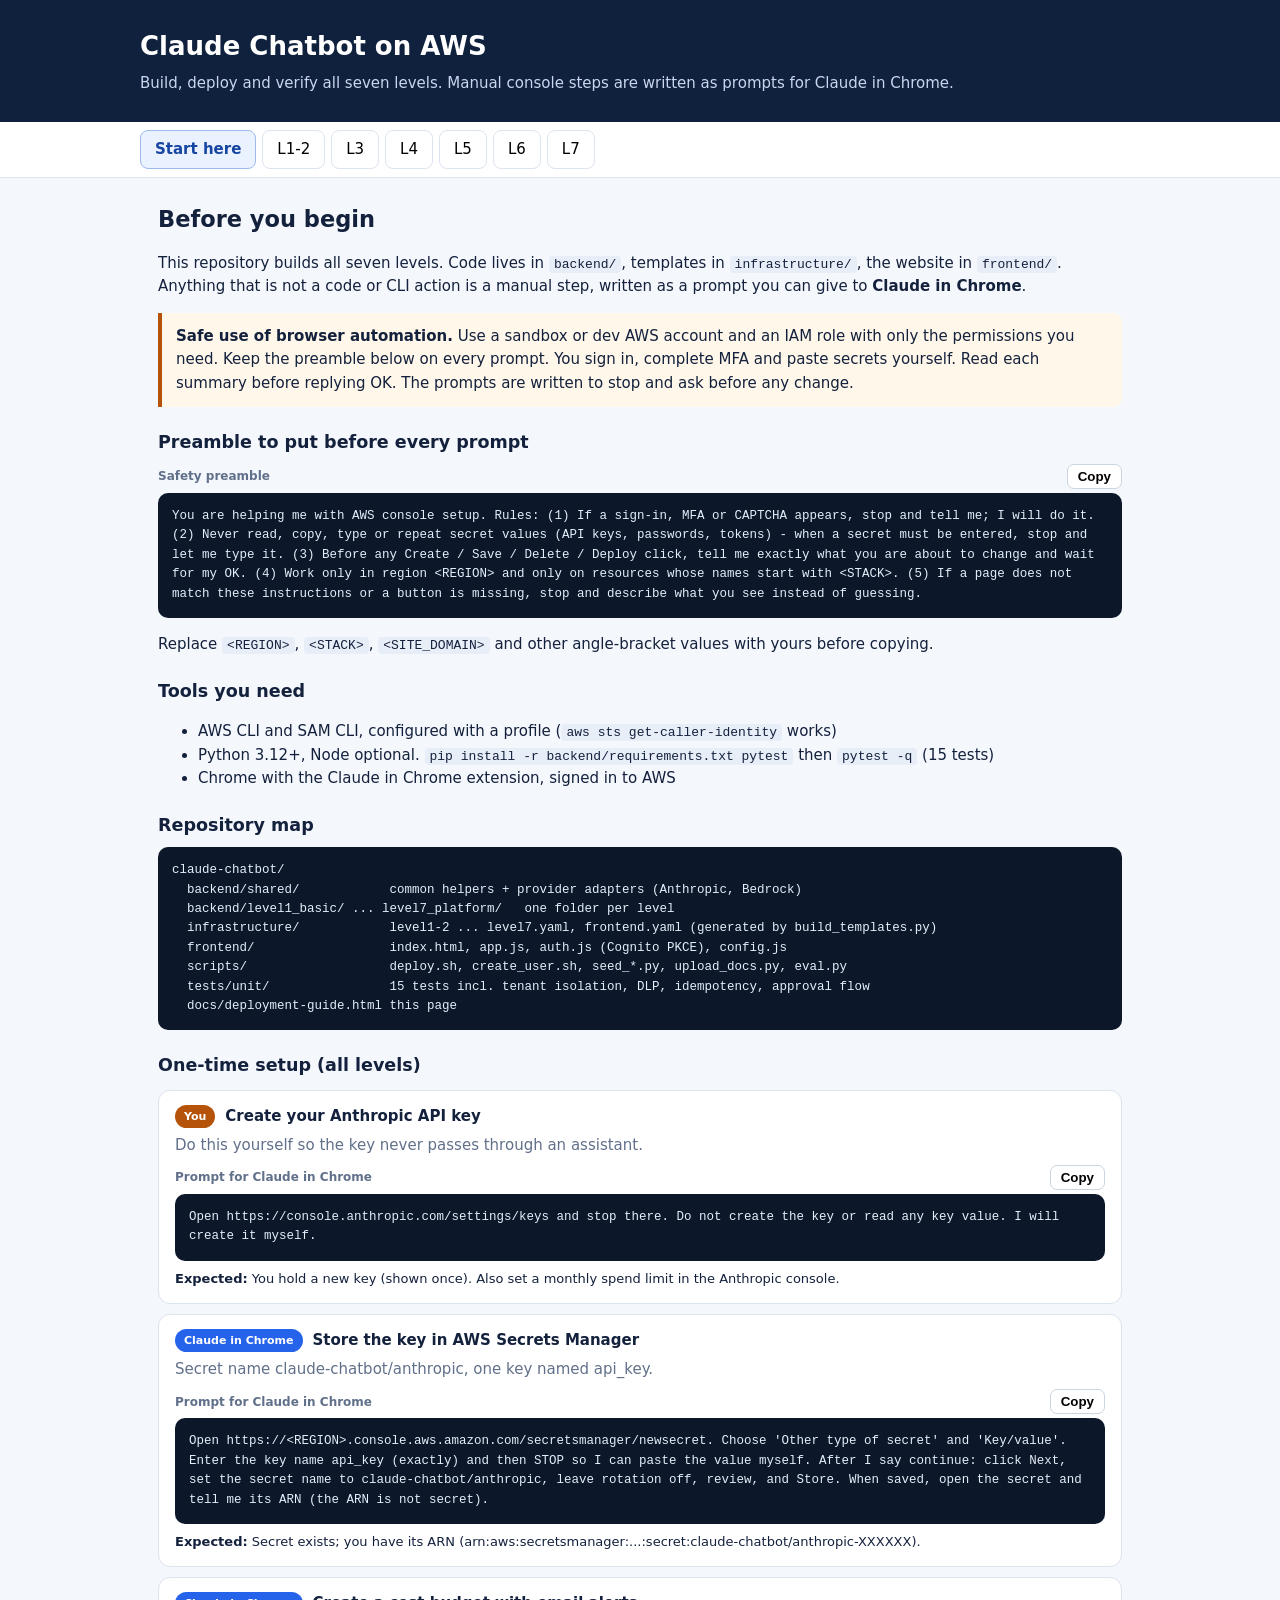
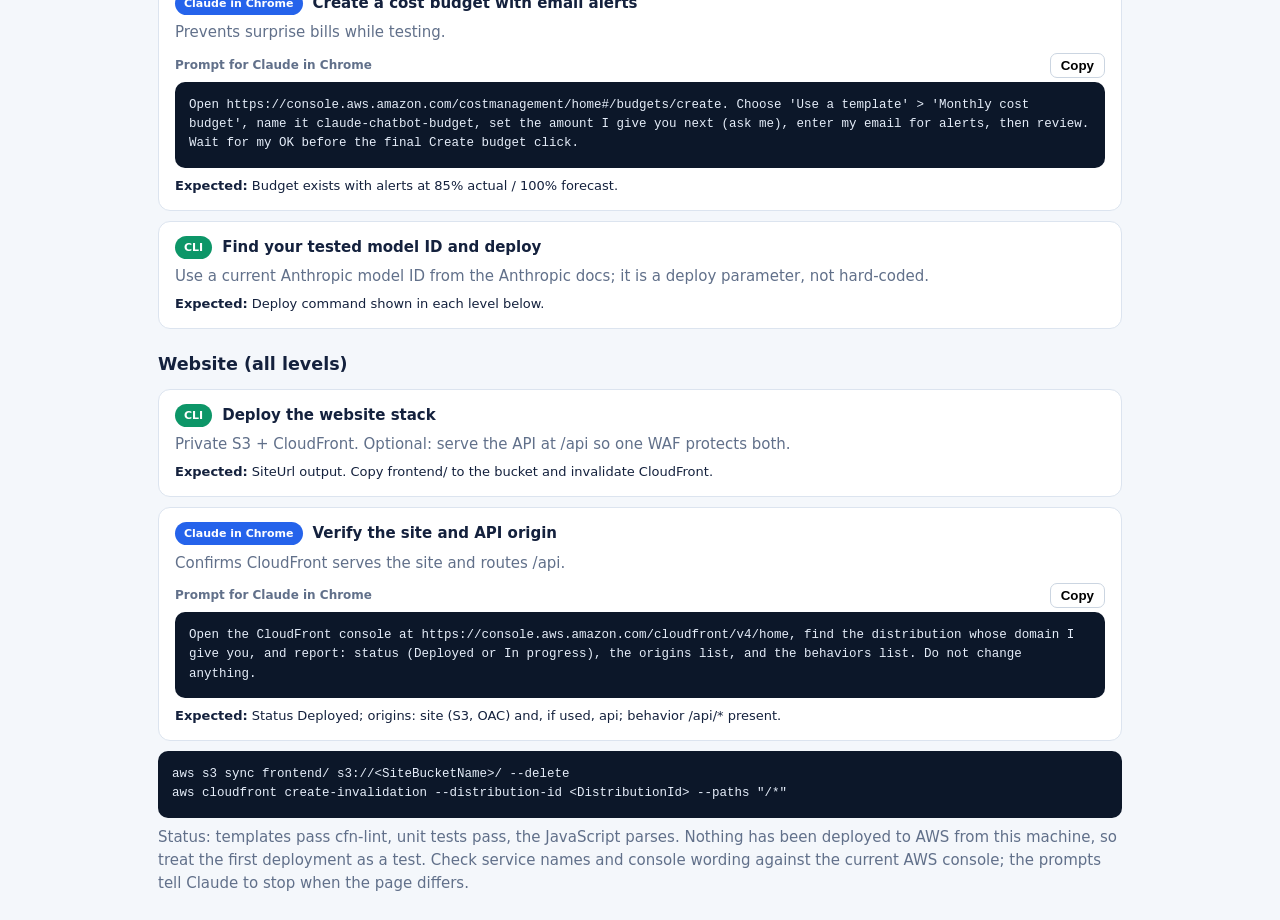
<file: docs/index.html>
<!doctype html><html lang="en"><head><meta charset="utf-8"><title>AWS Deploy Methods</title><meta http-equiv="refresh" content="0; url=deployment-guide.html"></head><body><p>Opening the <a href="deployment-guide.html">deployment guide</a>...</p></body></html>
</file>
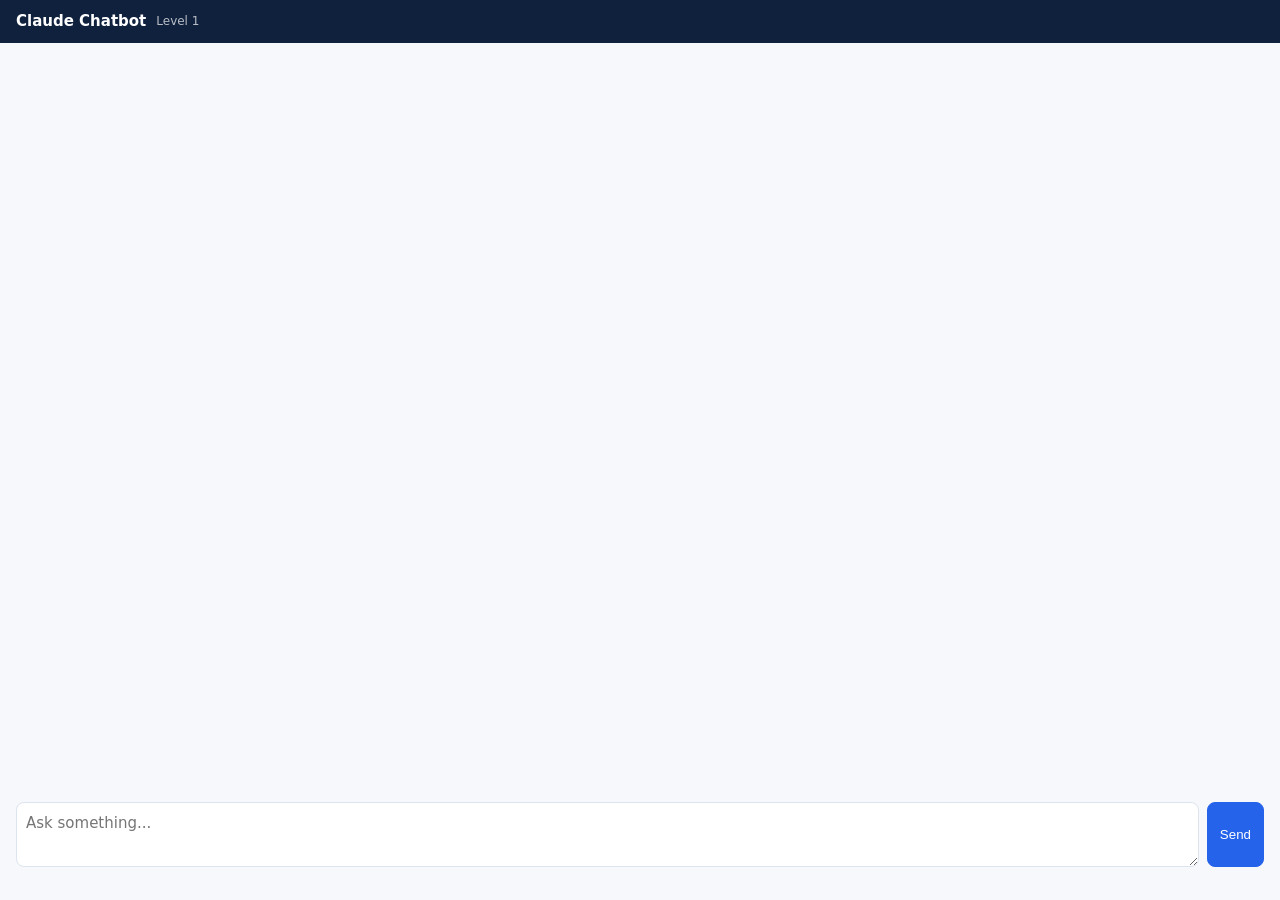
<file: frontend/index.html>
<!doctype html>
<html lang="en"><head><meta charset="utf-8"><meta name="viewport" content="width=device-width,initial-scale=1">
<title>Claude Chatbot</title><link rel="stylesheet" href="styles.css"></head>
<body>
<header><b>Claude Chatbot</b><span id="level"></span><span class="grow"></span><button id="login" hidden>Sign in</button><button id="logout" hidden>Sign out</button></header>
<div class="shell">
  <aside id="side" hidden><button id="new">+ New chat</button><ul id="chats"></ul></aside>
  <main><div id="log" aria-live="polite"></div>
    <form id="form"><textarea id="box" rows="2" maxlength="4000" placeholder="Ask something..." required></textarea><button id="send">Send</button></form>
    <p id="err" role="alert"></p></main>
</div>
<script src="config.js"></script><script src="auth.js"></script><script src="app.js"></script>
</body></html>
</file>
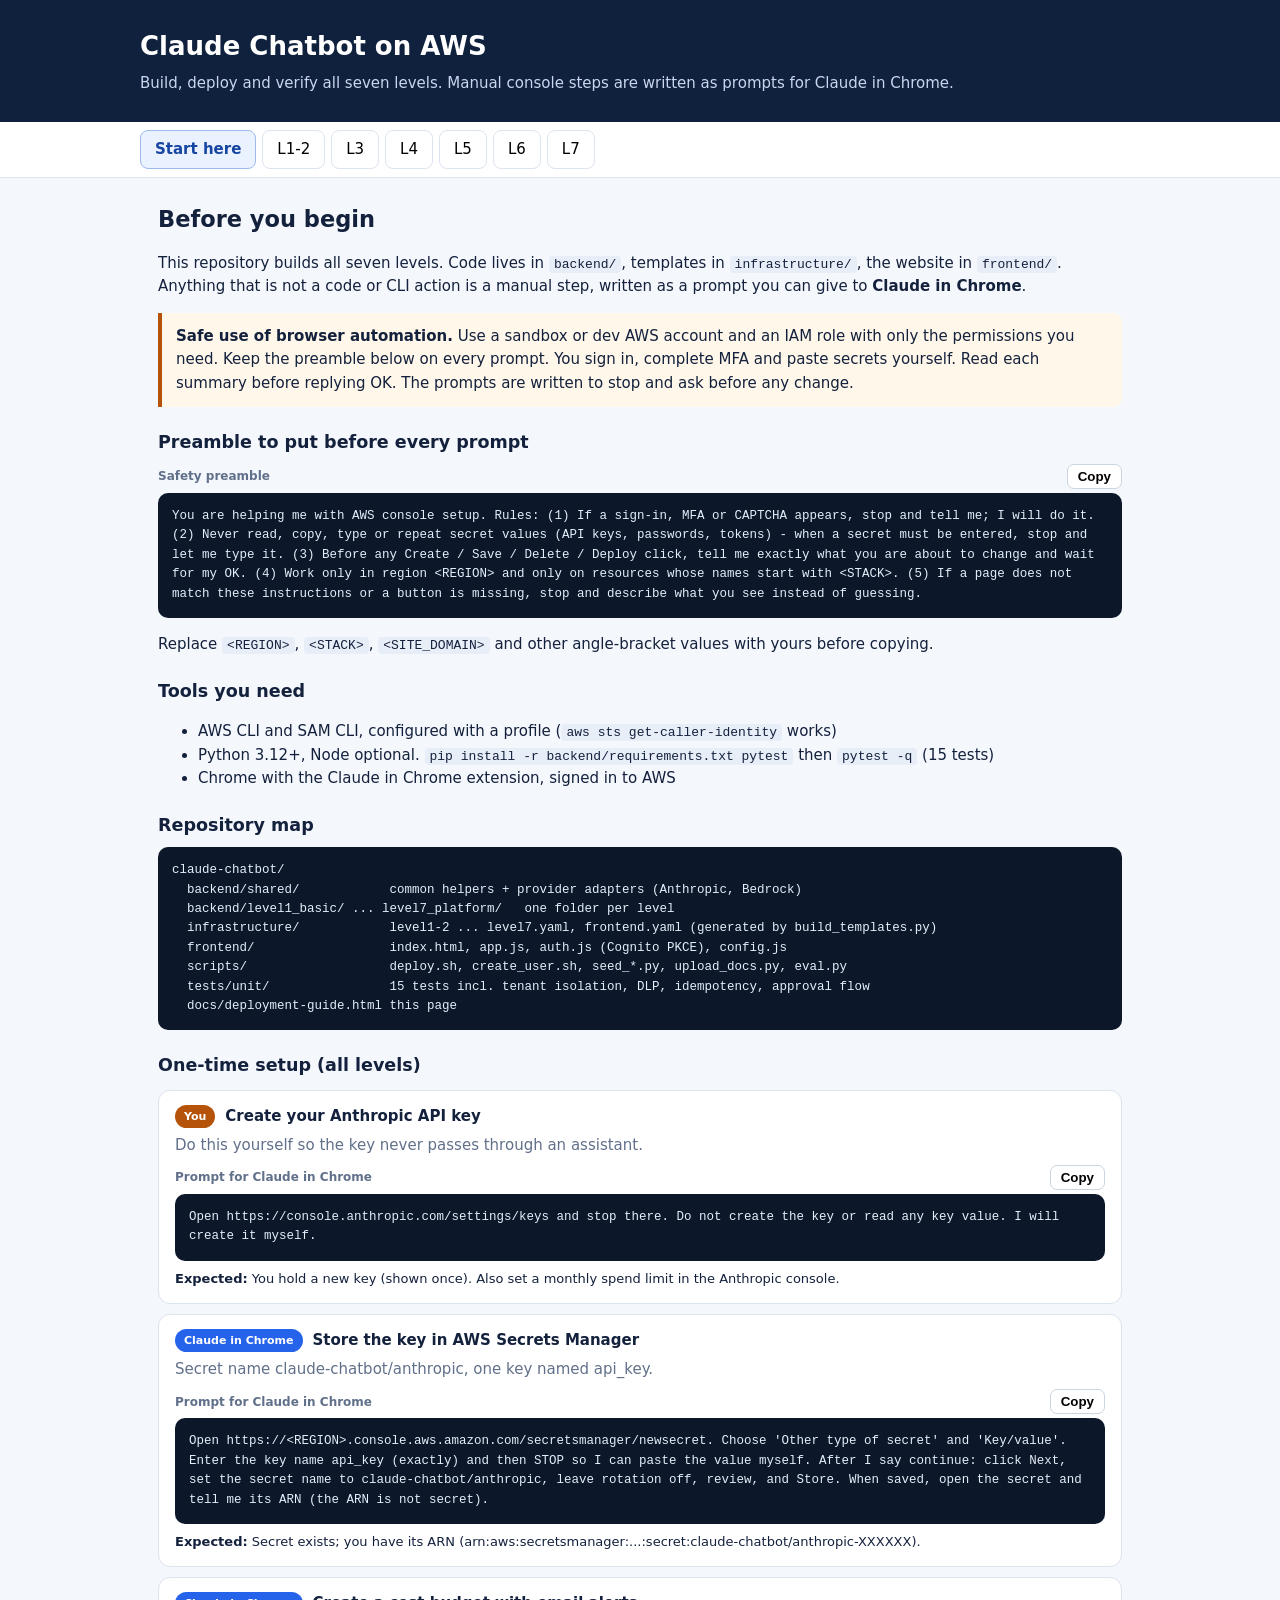
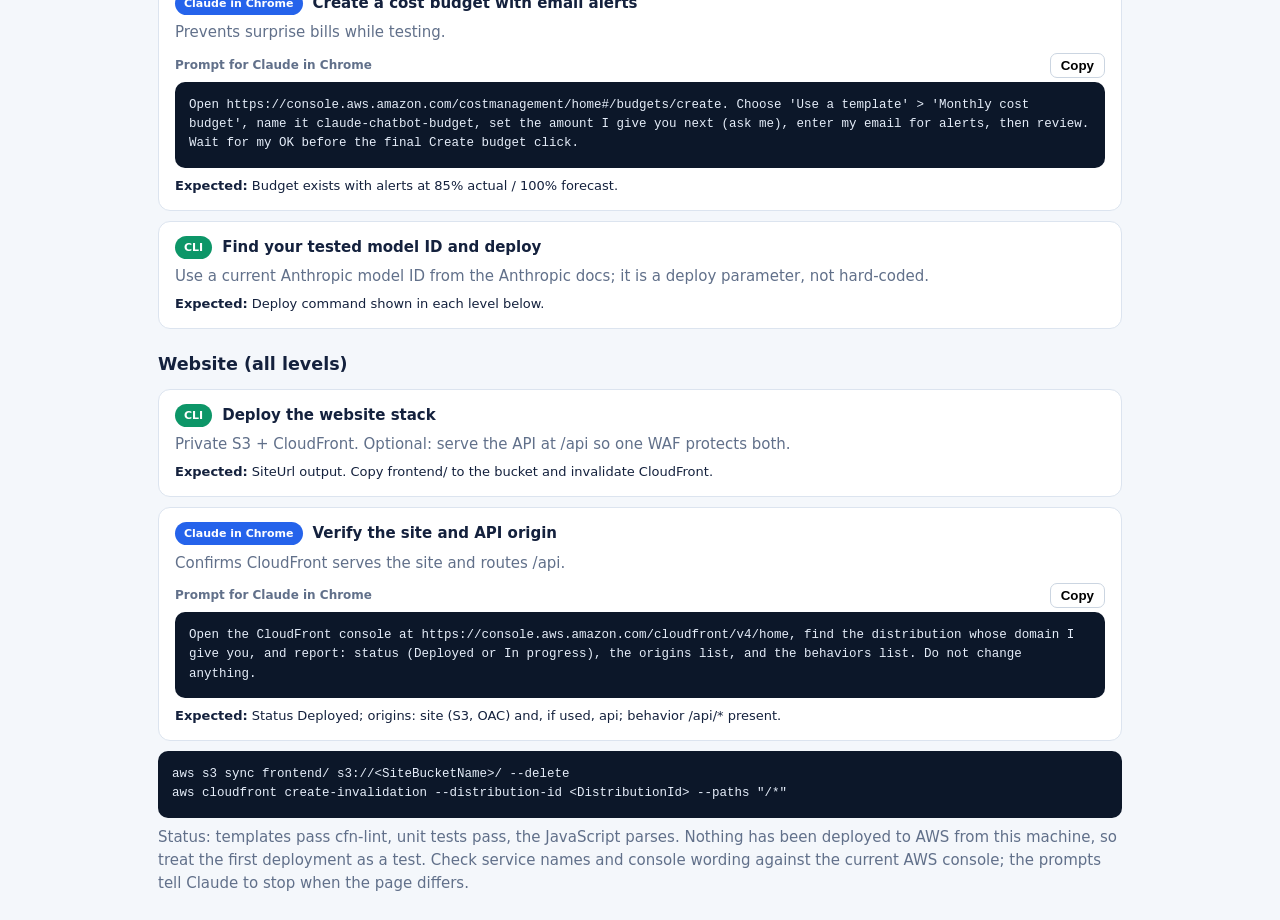
<file: docs/deployment-guide.html>
<!doctype html><html lang="en"><head><meta charset="utf-8"><meta name="viewport" content="width=device-width,initial-scale=1">
<title>Claude Chatbot on AWS - Build and Claude in Chrome Guide</title><style>
:root{--ink:#14213d;--mut:#61708a;--line:#dce4ef;--bg:#f4f7fb;--blue:#2563eb;--green:#0d9668;--amber:#b45309}
*{box-sizing:border-box}body{margin:0;background:var(--bg);color:var(--ink);font:15px/1.55 system-ui,-apple-system,Segoe UI,sans-serif}
header{background:#10213e;color:#fff;padding:26px max(18px,calc((100vw - 1000px)/2))}header h1{margin:0 0 6px;font-size:26px}header p{margin:0;color:#c9d6ee}
.bar{position:sticky;top:0;background:#fff;border-bottom:1px solid var(--line);display:flex;gap:6px;padding:8px max(18px,calc((100vw - 1000px)/2));flex-wrap:wrap;z-index:5}
.tab{border:1px solid var(--line);background:#fff;border-radius:8px;padding:7px 14px;cursor:pointer;font:inherit}.tab.on{background:#eaf1ff;color:#1646a1;border-color:#9db9ee;font-weight:700}
main{max-width:1000px;margin:auto;padding:18px}.sec{display:none}.sec.on{display:block}h2{margin:6px 0 10px}h3{margin:22px 0 8px}
code{background:#e8eef8;padding:1px 5px;border-radius:4px;font-size:13px}pre{background:#0c1729;color:#e5edf9;padding:14px;border-radius:10px;overflow:auto;font:12.5px/1.55 ui-monospace,Menlo,monospace;white-space:pre-wrap;word-break:break-word;margin:0 0 8px}
.ph{display:flex;justify-content:space-between;align-items:center;font-size:12px;font-weight:700;color:var(--mut);margin:8px 0 4px}
.copy{border:1px solid #cbd5e1;background:#fff;border-radius:7px;padding:4px 10px;cursor:pointer;font-weight:700}
.step{background:#fff;border:1px solid var(--line);border-radius:12px;padding:14px 16px;margin:10px 0}.sh{display:flex;gap:10px;align-items:center;flex-wrap:wrap}
.who{font-size:11px;font-weight:800;padding:3px 9px;border-radius:99px;color:#fff}.chrome{background:var(--blue)}.you{background:var(--amber)}.cli{background:var(--green)}
.d{color:var(--mut);margin:6px 0}.exp{margin:6px 0 0;font-size:13px}.warn{border-left:4px solid var(--amber);background:#fff7e9;padding:12px 14px;border-radius:0 9px 9px 0;margin:12px 0}
@media(max-width:600px){main{padding:12px}}</style></head><body>
<header><h1>Claude Chatbot on AWS</h1><p>Build, deploy and verify all seven levels. Manual console steps are written as prompts for Claude in Chrome.</p></header>
<div class="bar"><button class="tab on" data-s="start">Start here</button><button class="tab" data-s="l1">L1-2</button><button class="tab" data-s="l3">L3</button><button class="tab" data-s="l4">L4</button><button class="tab" data-s="l5">L5</button><button class="tab" data-s="l6">L6</button><button class="tab" data-s="l7">L7</button></div><main><section id="start" class="sec on"><h2>Before you begin</h2>
<p>This repository builds all seven levels. Code lives in <code>backend/</code>, templates in <code>infrastructure/</code>, the website in <code>frontend/</code>. Anything that is not a code or CLI action is a manual step, written as a prompt you can give to <b>Claude in Chrome</b>.</p>
<div class="warn"><b>Safe use of browser automation.</b> Use a sandbox or dev AWS account and an IAM role with only the permissions you need. Keep the preamble below on every prompt. You sign in, complete MFA and paste secrets yourself. Read each summary before replying OK. The prompts are written to stop and ask before any change.</div>
<h3>Preamble to put before every prompt</h3><div class="ph"><span>Safety preamble</span><button class="copy" data-t="pre">Copy</button></div><pre id="pre">You are helping me with AWS console setup. Rules: (1) If a sign-in, MFA or CAPTCHA appears, stop and tell me; I will do it. (2) Never read, copy, type or repeat secret values (API keys, passwords, tokens) - when a secret must be entered, stop and let me type it. (3) Before any Create / Save / Delete / Deploy click, tell me exactly what you are about to change and wait for my OK. (4) Work only in region &lt;REGION&gt; and only on resources whose names start with &lt;STACK&gt;. (5) If a page does not match these instructions or a button is missing, stop and describe what you see instead of guessing.</pre>
<p>Replace <code>&lt;REGION&gt;</code>, <code>&lt;STACK&gt;</code>, <code>&lt;SITE_DOMAIN&gt;</code> and other angle-bracket values with yours before copying.</p>
<h3>Tools you need</h3><ul><li>AWS CLI and SAM CLI, configured with a profile (<code>aws sts get-caller-identity</code> works)</li><li>Python 3.12+, Node optional. <code>pip install -r backend/requirements.txt pytest</code> then <code>pytest -q</code> (15 tests)</li><li>Chrome with the Claude in Chrome extension, signed in to AWS</li></ul>
<h3>Repository map</h3><pre>claude-chatbot/
  backend/shared/            common helpers + provider adapters (Anthropic, Bedrock)
  backend/level1_basic/ ... level7_platform/   one folder per level
  infrastructure/            level1-2 ... level7.yaml, frontend.yaml (generated by build_templates.py)
  frontend/                  index.html, app.js, auth.js (Cognito PKCE), config.js
  scripts/                   deploy.sh, create_user.sh, seed_*.py, upload_docs.py, eval.py
  tests/unit/                15 tests incl. tenant isolation, DLP, idempotency, approval flow
  docs/deployment-guide.html this page</pre>
<h3>One-time setup (all levels)</h3><div class="step"><div class="sh"><span class="who you">You</span><b>Create your Anthropic API key</b></div><p class="d">Do this yourself so the key never passes through an assistant.</p><div class="ph"><span>Prompt for Claude in Chrome</span><button class="copy" data-t="c-0">Copy</button></div><pre id="c-0">Open https://console.anthropic.com/settings/keys and stop there. Do not create the key or read any key value. I will create it myself.</pre><p class="exp"><b>Expected:</b> You hold a new key (shown once). Also set a monthly spend limit in the Anthropic console.</p></div><div class="step"><div class="sh"><span class="who chrome">Claude in Chrome</span><b>Store the key in AWS Secrets Manager</b></div><p class="d">Secret name claude-chatbot/anthropic, one key named api_key.</p><div class="ph"><span>Prompt for Claude in Chrome</span><button class="copy" data-t="c-1">Copy</button></div><pre id="c-1">Open https://&lt;REGION&gt;.console.aws.amazon.com/secretsmanager/newsecret. Choose &#x27;Other type of secret&#x27; and &#x27;Key/value&#x27;. Enter the key name api_key (exactly) and then STOP so I can paste the value myself. After I say continue: click Next, set the secret name to claude-chatbot/anthropic, leave rotation off, review, and Store. When saved, open the secret and tell me its ARN (the ARN is not secret).</pre><p class="exp"><b>Expected:</b> Secret exists; you have its ARN (arn:aws:secretsmanager:...:secret:claude-chatbot/anthropic-XXXXXX).</p></div><div class="step"><div class="sh"><span class="who chrome">Claude in Chrome</span><b>Create a cost budget with email alerts</b></div><p class="d">Prevents surprise bills while testing.</p><div class="ph"><span>Prompt for Claude in Chrome</span><button class="copy" data-t="c-2">Copy</button></div><pre id="c-2">Open https://console.aws.amazon.com/costmanagement/home#/budgets/create. Choose &#x27;Use a template&#x27; &gt; &#x27;Monthly cost budget&#x27;, name it claude-chatbot-budget, set the amount I give you next (ask me), enter my email for alerts, then review. Wait for my OK before the final Create budget click.</pre><p class="exp"><b>Expected:</b> Budget exists with alerts at 85% actual / 100% forecast.</p></div><div class="step"><div class="sh"><span class="who cli">CLI</span><b>Find your tested model ID and deploy</b></div><p class="d">Use a current Anthropic model ID from the Anthropic docs; it is a deploy parameter, not hard-coded.</p><p class="exp"><b>Expected:</b> Deploy command shown in each level below.</p></div>
<h3>Website (all levels)</h3><div class="step"><div class="sh"><span class="who cli">CLI</span><b>Deploy the website stack</b></div><p class="d">Private S3 + CloudFront. Optional: serve the API at /api so one WAF protects both.</p><p class="exp"><b>Expected:</b> SiteUrl output. Copy frontend/ to the bucket and invalidate CloudFront.</p></div><div class="step"><div class="sh"><span class="who chrome">Claude in Chrome</span><b>Verify the site and API origin</b></div><p class="d">Confirms CloudFront serves the site and routes /api.</p><div class="ph"><span>Prompt for Claude in Chrome</span><button class="copy" data-t="f-1">Copy</button></div><pre id="f-1">Open the CloudFront console at https://console.aws.amazon.com/cloudfront/v4/home, find the distribution whose domain I give you, and report: status (Deployed or In progress), the origins list, and the behaviors list. Do not change anything.</pre><p class="exp"><b>Expected:</b> Status Deployed; origins: site (S3, OAC) and, if used, api; behavior /api/* present.</p></div>
<pre id="fe">aws s3 sync frontend/ s3://&lt;SiteBucketName&gt;/ --delete
aws cloudfront create-invalidation --distribution-id &lt;DistributionId&gt; --paths "/*"</pre>
<p class="d">Status: templates pass cfn-lint, unit tests pass, the JavaScript parses. Nothing has been deployed to AWS from this machine, so treat the first deployment as a test. Check service names and console wording against the current AWS console; the prompts tell Claude to stop when the page differs.</p></section><section id="l1" class="sec"><h2>Level 1-2: Basic Q&amp;A and multi-turn</h2>
<p><b>Source:</b> <code>backend/level1_basic, backend/level2_conversation</code> &nbsp; <b>Template:</b> <code>infrastructure/level1-2.yaml</code></p>
<p><b>What was built:</b> POST /chat. Level=1 takes {question}; Level=2 takes {messages} (validated, merged, last 12 turns). Throttled HTTP API, CORS locked to your origin, Secrets Manager key, 25 s timeout.</p>
<h3>1. Deploy (CLI)</h3><div class="ph"><span>bash</span><button class="copy" data-t="l1-cmd">Copy</button></div><pre id="l1-cmd">scripts/deploy.sh 1-2 chatbot-l1 AnthropicSecretArn=&lt;SECRET_ARN&gt; ClaudeModel=&lt;MODEL_ID&gt; AllowedOrigin=https://&lt;SITE_DOMAIN&gt; Level=1</pre>
<p class="d">Set LEVEL to 1 or 2 and API_URL in frontend/config.js.</p>
<h3>2. Manual steps</h3><div class="step"><div class="sh"><span class="who chrome">Claude in Chrome</span><b>Check the API route, CORS and throttling</b></div><p class="d">Confirms the settings that protect a public endpoint.</p><div class="ph"><span>Prompt for Claude in Chrome</span><button class="copy" data-t="l1-0">Copy</button></div><pre id="l1-0">Open the API Gateway console at https://&lt;REGION&gt;.console.aws.amazon.com/apigateway. Open the HTTP API named like &lt;STACK&gt;-Api. Report: (a) the routes, (b) CORS configuration - allowed origins must be exactly https://&lt;SITE_DOMAIN&gt;, (c) stage throttling limits. Do not change anything; tell me if CORS shows &#x27;*&#x27;.</pre><p class="exp"><b>Expected:</b> One route POST /chat; one allowed origin; burst 20 / rate 10.</p></div><div class="step"><div class="sh"><span class="who chrome">Claude in Chrome</span><b>Test the Lambda from the console</b></div><p class="d">Proves the secret, model ID and code work before the browser is involved.</p><div class="ph"><span>Prompt for Claude in Chrome</span><button class="copy" data-t="l1-1">Copy</button></div><pre id="l1-1">Open the Lambda console, find the function named like &lt;STACK&gt;-ChatFn, open the Test tab, create an event named hello with this JSON: {&quot;body&quot;: &quot;{\&quot;question\&quot;: \&quot;Say hi in five words\&quot;}&quot;}. Ask me before running Test (it calls the paid API). After my OK run it and report the response status and body.</pre><p class="exp"><b>Expected:</b> statusCode 200 with an answer. If 500, open Monitor &gt; View CloudWatch logs and report the last error line (not any message text).</p></div><div class="step"><div class="sh"><span class="who chrome">Claude in Chrome</span><b>Set log retention</b></div><p class="d">Avoid logs growing forever.</p><div class="ph"><span>Prompt for Claude in Chrome</span><button class="copy" data-t="l1-2">Copy</button></div><pre id="l1-2">Open CloudWatch &gt; Log groups, find /aws/lambda/&lt;STACK&gt;-ChatFn, and set retention to 30 days. Wait for my OK before saving.</pre><p class="exp"><b>Expected:</b> Retention 30 days.</p></div></section><section id="l3" class="sec"><h2>Level 3: Login and saved chats</h2>
<p><b>Source:</b> <code>backend/level3_chat</code> &nbsp; <b>Template:</b> <code>infrastructure/level3.yaml</code></p>
<p><b>What was built:</b> Cognito invite-only user pool with Hosted UI + PKCE, JWT-authorized HTTP API, DynamoDB sessions and messages. Every key derives from the token&#x27;s sub; ownership is checked on read, update and delete.</p>
<h3>1. Deploy (CLI)</h3><div class="ph"><span>bash</span><button class="copy" data-t="l3-cmd">Copy</button></div><pre id="l3-cmd">scripts/deploy.sh 3 chatbot-l3 AnthropicSecretArn=&lt;SECRET_ARN&gt; ClaudeModel=&lt;MODEL_ID&gt; AllowedOrigin=https://&lt;SITE_DOMAIN&gt; CallbackUrl=https://&lt;SITE_DOMAIN&gt;/ CognitoDomainPrefix=&lt;UNIQUE_PREFIX&gt;</pre>
<p class="d">Set LEVEL 3, API_URL, COGNITO_DOMAIN and COGNITO_CLIENT_ID from the stack outputs.</p>
<h3>2. Manual steps</h3><div class="step"><div class="sh"><span class="who chrome">Claude in Chrome</span><b>Invite your first user</b></div><p class="d">Users cannot self-register.</p><div class="ph"><span>Prompt for Claude in Chrome</span><button class="copy" data-t="l3-0">Copy</button></div><pre id="l3-0">Open Amazon Cognito &gt; User pools &gt; the pool named like &lt;STACK&gt;-UserPool &gt; Users &gt; Create user. Choose &#x27;Send an email invitation&#x27;, enter the email I give you (ask me), set custom:tenant_id to default if shown, and keep &#x27;Mark email as verified&#x27; checked. Wait for my OK before Create user.</pre><p class="exp"><b>Expected:</b> User in status FORCE_CHANGE_PASSWORD; invite email sent.</p></div><div class="step"><div class="sh"><span class="who chrome">Claude in Chrome</span><b>Verify the app client and Hosted UI</b></div><p class="d">Callback URL must match the site exactly or login fails with redirect_mismatch.</p><div class="ph"><span>Prompt for Claude in Chrome</span><button class="copy" data-t="l3-1">Copy</button></div><pre id="l3-1">In the same Cognito user pool open App integration. Report: the Cognito domain, and for the app client: allowed callback URLs, OAuth grant type (must be Authorization code), scopes, and whether a client secret exists (it must not). Do not change anything.</pre><p class="exp"><b>Expected:</b> Callback = https://&lt;SITE_DOMAIN&gt;/, grant = code, no client secret.</p></div><div class="step"><div class="sh"><span class="who chrome">Claude in Chrome</span><b>Confirm the JWT authorizer</b></div><p class="d">API Gateway rejects missing or invalid tokens before Lambda runs.</p><div class="ph"><span>Prompt for Claude in Chrome</span><button class="copy" data-t="l3-2">Copy</button></div><pre id="l3-2">Open the API Gateway console &gt; the HTTP API &gt; Authorization. Report the authorizer&#x27;s issuer URL and audience, and which routes have it attached. All four routes must have it. Do not change anything.</pre><p class="exp"><b>Expected:</b> Issuer https://cognito-idp.&lt;REGION&gt;.amazonaws.com/&lt;pool-id&gt;, audience = app client id.</p></div><div class="step"><div class="sh"><span class="who chrome">Claude in Chrome</span><b>Check table protection</b></div><p class="d">History is user data: confirm encryption and recovery.</p><div class="ph"><span>Prompt for Claude in Chrome</span><button class="copy" data-t="l3-3">Copy</button></div><pre id="l3-3">Open DynamoDB &gt; Tables. For tables named like &lt;STACK&gt;-SessionsTable and &lt;STACK&gt;-MessagesTable report: encryption, point-in-time recovery status, and billing mode. Do not change anything.</pre><p class="exp"><b>Expected:</b> PITR enabled, SSE on, on-demand.</p></div><div class="step"><div class="sh"><span class="who you">You</span><b>Sign in and chat</b></div><p class="d">End-to-end test.</p><p class="exp"><b>Expected:</b> Open the site, sign in, chat; refresh and confirm the chat list and history persist. In a second account confirm you cannot open the first user&#x27;s chat.</p></div></section><section id="l4" class="sec"><h2>Level 4: RAG knowledge chatbot</h2>
<p><b>Source:</b> <code>backend/level4_rag</code> &nbsp; <b>Template:</b> <code>infrastructure/level4.yaml</code></p>
<p><b>What was built:</b> POST /ask. Retrieves from an Amazon Bedrock Knowledge Base with a tenant_id metadata filter applied inside the retrieve call, then asks Claude to answer only from the excerpts with [n] citations. Private encrypted document bucket.</p>
<h3>1. Deploy (CLI)</h3><div class="ph"><span>bash</span><button class="copy" data-t="l4-cmd">Copy</button></div><pre id="l4-cmd">scripts/deploy.sh 4 chatbot-l4 AnthropicSecretArn=&lt;SECRET_ARN&gt; ClaudeModel=&lt;MODEL_ID&gt; AllowedOrigin=https://&lt;SITE_DOMAIN&gt; CallbackUrl=https://&lt;SITE_DOMAIN&gt;/ CognitoDomainPrefix=&lt;UNIQUE_PREFIX&gt; KnowledgeBaseId=pending</pre>
<p class="d">Set LEVEL 4. Order matters: deploy with KnowledgeBaseId=pending, create the knowledge base, then redeploy with the real ID.</p>
<h3>2. Manual steps</h3><div class="step"><div class="sh"><span class="who chrome">Claude in Chrome</span><b>Enable the embedding model</b></div><p class="d">The knowledge base needs an embedding model (Anthropic offers none).</p><div class="ph"><span>Prompt for Claude in Chrome</span><button class="copy" data-t="l4-0">Copy</button></div><pre id="l4-0">Open the Amazon Bedrock console in &lt;REGION&gt;. Find &#x27;Model access&#x27; (or the Model catalog) and make sure Amazon Titan Text Embeddings V2 is available/enabled for this account. If an access request or EULA is needed, tell me what it says and wait for my OK. Report the final status.</pre><p class="exp"><b>Expected:</b> Titan Text Embeddings V2 shows Access granted / Available.</p></div><div class="step"><div class="sh"><span class="who cli">CLI</span><b>Upload documents with tenant metadata</b></div><p class="d">Metadata sidecar files are what the tenant filter matches on.</p><p class="exp"><b>Expected:</b> python scripts/upload_docs.py &lt;DocBucketName&gt; default data/sample_policy.txt</p></div><div class="step"><div class="sh"><span class="who chrome">Claude in Chrome</span><b>Create the knowledge base</b></div><p class="d">Managed chunking, embedding and vector index.</p><div class="ph"><span>Prompt for Claude in Chrome</span><button class="copy" data-t="l4-2">Copy</button></div><pre id="l4-2">Open Amazon Bedrock &gt; Knowledge bases &gt; Create knowledge base (with vector store). Name it chatbot-kb. Data source: Amazon S3, choose the bucket I give you (the DocBucket output), inclusion prefix docs/. Embeddings model: Titan Text Embeddings V2. Vector store: choose the quick-create option offered by the console. Before the final Create click, summarize all choices and wait for my OK (vector stores can bill continuously).</pre><p class="exp"><b>Expected:</b> Knowledge base status Ready. Note: creation is slow (minutes).</p></div><div class="step"><div class="sh"><span class="who chrome">Claude in Chrome</span><b>Sync the data source and test retrieval with a filter</b></div><p class="d">Proves ingestion works and the tenant filter matches.</p><div class="ph"><span>Prompt for Claude in Chrome</span><button class="copy" data-t="l4-3">Copy</button></div><pre id="l4-3">In the chatbot-kb knowledge base select the S3 data source and click Sync; wait until it shows Available and report the counts of scanned, indexed and failed files. Then use &#x27;Test knowledge base&#x27; (retrieval only) with the query &#x27;How long do refunds take?&#x27;; if filters are offered, add the metadata filter tenant_id equals default. Report the top result text and source. Then copy the knowledge base ID and tell me it.</pre><p class="exp"><b>Expected:</b> Top result mentions 5 business days; 0 failed files; you have the KB ID.</p></div><div class="step"><div class="sh"><span class="who cli">CLI</span><b>Redeploy with the real knowledge base ID</b></div><p class="d">Grants bedrock:Retrieve on exactly that KB.</p><p class="exp"><b>Expected:</b> Same deploy command with KnowledgeBaseId=&lt;KB_ID&gt;.</p></div><div class="step"><div class="sh"><span class="who you">You</span><b>Isolation check</b></div><p class="d">Retrieval must never cross tenants.</p><p class="exp"><b>Expected:</b> Create a second user with custom:tenant_id=other and ask the refund question: the answer should say it cannot find it.</p></div></section><section id="l5" class="sec"><h2>Level 5: Tools and agents</h2>
<p><b>Source:</b> <code>backend/level5_agent</code> &nbsp; <b>Template:</b> <code>infrastructure/level5.yaml</code></p>
<p><b>What was built:</b> POST /agent runs a bounded (4-step) tool loop. lookup_order and list_orders are read-only and keyed by the verified user. create_support_ticket is queued as PENDING and only runs after POST /agent/approve (idempotent, expires in 1 hour). Every tool use is audited. Arguments are validated against JSON schemas.</p>
<h3>1. Deploy (CLI)</h3><div class="ph"><span>bash</span><button class="copy" data-t="l5-cmd">Copy</button></div><pre id="l5-cmd">scripts/deploy.sh 5 chatbot-l5 AnthropicSecretArn=&lt;SECRET_ARN&gt; ClaudeModel=&lt;MODEL_ID&gt; AllowedOrigin=https://&lt;SITE_DOMAIN&gt; CallbackUrl=https://&lt;SITE_DOMAIN&gt;/ CognitoDomainPrefix=&lt;UNIQUE_PREFIX&gt;</pre>
<p class="d">Set LEVEL 5. The UI shows an Approve button for each pending action.</p>
<h3>2. Manual steps</h3><div class="step"><div class="sh"><span class="who chrome">Claude in Chrome</span><b>Find your user&#x27;s sub</b></div><p class="d">Orders are keyed by the Cognito sub.</p><div class="ph"><span>Prompt for Claude in Chrome</span><button class="copy" data-t="l5-0">Copy</button></div><pre id="l5-0">Open Cognito &gt; User pools &gt; the pool named like &lt;STACK&gt;-UserPool &gt; Users, open the user whose email I give you, and tell me the &#x27;User ID (sub)&#x27; value.</pre><p class="exp"><b>Expected:</b> A UUID.</p></div><div class="step"><div class="sh"><span class="who chrome">Claude in Chrome</span><b>Add demo orders in DynamoDB</b></div><p class="d">Alternative to scripts/seed_orders.py.</p><div class="ph"><span>Prompt for Claude in Chrome</span><button class="copy" data-t="l5-1">Copy</button></div><pre id="l5-1">Open DynamoDB &gt; Tables &gt; the table named like &lt;STACK&gt;-OrdersTable &gt; Explore table items &gt; Create item. Switch to JSON view and create an item {&quot;customer_id&quot;: {&quot;S&quot;: &quot;&lt;SUB&gt;&quot;}, &quot;order_id&quot;: {&quot;S&quot;: &quot;1001&quot;}, &quot;item&quot;: {&quot;S&quot;: &quot;Mechanical keyboard&quot;}, &quot;status&quot;: {&quot;S&quot;: &quot;SHIPPED&quot;}}. Use the sub I give you. Ask me before saving, then repeat for order_id 1002 (USB-C dock, PROCESSING).</pre><p class="exp"><b>Expected:</b> Two items visible in Explore items.</p></div><div class="step"><div class="sh"><span class="who you">You</span><b>Test the agent</b></div><p class="d">Ask: &#x27;Where is order 1001?&#x27; then &#x27;Open a ticket: my dock arrived damaged&#x27;. Click Approve.</p><p class="exp"><b>Expected:</b> Answer cites the order status; the ticket request appears as a button and nothing is created until you approve.</p></div><div class="step"><div class="sh"><span class="who chrome">Claude in Chrome</span><b>Review the audit trail</b></div><p class="d">Every tool call should leave an event.</p><div class="ph"><span>Prompt for Claude in Chrome</span><button class="copy" data-t="l5-3">Copy</button></div><pre id="l5-3">Open DynamoDB &gt; the table named like &lt;STACK&gt;-AgentTable &gt; Explore items. Report how many items start with AUDIT# and list their &#x27;event&#x27; values (tool_read, tool_write_queued, tool_write_executed) and any TICKET# items. Do not change anything.</pre><p class="exp"><b>Expected:</b> Events for each step, one OPEN ticket.</p></div></section><section id="l6" class="sec"><h2>Level 6: Production scale</h2>
<p><b>Source:</b> <code>backend/level6_scale (+ level3_chat with quota)</code> &nbsp; <b>Template:</b> <code>infrastructure/level6.yaml</code></p>
<p><b>What was built:</b> Level 3 chat plus per-user daily quotas (atomic DynamoDB counter), reserved Lambda concurrency, API throttling, POST /jobs (202 + Idempotency-Key) with SQS, a worker with partial-batch failure reporting, a dead-letter queue (3 receives), CloudWatch alarms to SNS, and X-Ray tracing. The SDK handles retries; there is no second retry wrapper.</p>
<h3>1. Deploy (CLI)</h3><div class="ph"><span>bash</span><button class="copy" data-t="l6-cmd">Copy</button></div><pre id="l6-cmd">scripts/deploy.sh 6 chatbot-l6 AnthropicSecretArn=&lt;SECRET_ARN&gt; ClaudeModel=&lt;MODEL_ID&gt; AllowedOrigin=https://&lt;SITE_DOMAIN&gt; CallbackUrl=https://&lt;SITE_DOMAIN&gt;/ CognitoDomainPrefix=&lt;UNIQUE_PREFIX&gt; AlertEmail=&lt;YOU@EXAMPLE.COM&gt; DailyLimit=100</pre>
<p class="d">Deploy frontend.yaml with ApiDomain so CloudFront serves /api, then attach WAF to CloudFront (WAF cannot attach to HTTP APIs).</p>
<h3>2. Manual steps</h3><div class="step"><div class="sh"><span class="who you">You</span><b>Confirm the alert subscription</b></div><p class="d">SNS will not send until the email is confirmed.</p><p class="exp"><b>Expected:</b> Open the &#x27;AWS Notification - Subscription Confirmation&#x27; email and click Confirm subscription.</p></div><div class="step"><div class="sh"><span class="who chrome">Claude in Chrome</span><b>Create the WAF web ACL for CloudFront</b></div><p class="d">CloudFront-scoped WAF must be created in us-east-1 (Global).</p><div class="ph"><span>Prompt for Claude in Chrome</span><button class="copy" data-t="l6-1">Copy</button></div><pre id="l6-1">Open https://us-east-1.console.aws.amazon.com/wafv2/homev2/web-acls and choose scope &#x27;Global (CloudFront)&#x27;. Create web ACL named chatbot-waf. Add managed rule groups: AWS-AWSManagedRulesCommonRuleSet and AWS-AWSManagedRulesKnownBadInputsRuleSet. Add a custom rate-based rule named rate-per-ip: 300 requests per 5 minutes per IP, action Block. Default action Allow. Do not associate resources here. Summarize and wait for my OK before the final Create. Then tell me the web ACL ARN.</pre><p class="exp"><b>Expected:</b> Web ACL exists; you have its ARN.</p></div><div class="step"><div class="sh"><span class="who cli">CLI</span><b>Deploy the site stack with WAF</b></div><p class="d">Pass the ARN and API host.</p><p class="exp"><b>Expected:</b> sam deploy -t infrastructure/frontend.yaml --stack-name chatbot-site --resolve-s3 --capabilities CAPABILITY_IAM --parameter-overrides ApiDomain=&lt;API_ID&gt;.execute-api.&lt;REGION&gt;.amazonaws.com WebAclArn=&lt;WEB_ACL_ARN&gt;. Then set API_URL to /api in config.js.</p></div><div class="step"><div class="sh"><span class="who chrome">Claude in Chrome</span><b>Verify the alarms and the queue</b></div><p class="d">Alarms are what wake you up.</p><div class="ph"><span>Prompt for Claude in Chrome</span><button class="copy" data-t="l6-3">Copy</button></div><pre id="l6-3">Open CloudWatch &gt; Alarms. Report the state of every alarm whose name contains &lt;STACK&gt;; then open SQS and report, for the queues named like &lt;STACK&gt;-JobsQueue and &lt;STACK&gt;-JobsDlq: messages available, messages in flight, and the dead-letter settings (max receives must be 3). Do not change anything.</pre><p class="exp"><b>Expected:</b> Alarms OK or Insufficient data; DLQ empty.</p></div><div class="step"><div class="sh"><span class="who chrome">Claude in Chrome</span><b>Create a one-page dashboard</b></div><p class="d">Latency, errors, queue depth, quota rejections.</p><div class="ph"><span>Prompt for Claude in Chrome</span><button class="copy" data-t="l6-4">Copy</button></div><pre id="l6-4">Open CloudWatch &gt; Dashboards &gt; Create dashboard named chatbot-prod. Add line widgets for: Lambda Duration and Errors for the ChatFn and WorkerFn, API Gateway 4xx and 5xx and Latency, SQS ApproximateNumberOfMessagesVisible for the DLQ. Ask me before the final Save.</pre><p class="exp"><b>Expected:</b> Dashboard saved.</p></div><div class="step"><div class="sh"><span class="who cli">CLI</span><b>Load and abuse tests</b></div><p class="d">Prove the controls work before real users do.</p><p class="exp"><b>Expected:</b> Send 30 rapid requests and confirm 429s from throttling; set DailyLimit=2 and confirm the third chat returns 429 &#x27;Daily usage limit reached&#x27;; send the same /jobs request twice with one Idempotency-Key and confirm one SQS message.</p></div></section><section id="l7" class="sec"><h2>Level 7: Governed enterprise platform</h2>
<p><b>Source:</b> <code>backend/level7_platform</code> &nbsp; <b>Template:</b> <code>infrastructure/level7.yaml</code></p>
<p><b>What was built:</b> POST /v1/chat gateway: tenant from the verified token only, tenant must be onboarded, DLP and size policy (blocked requests are audited by hash, not content), atomic per-tenant daily token budget, model router with fallback (Anthropic primary, Bedrock fallback), versioned prompts, audit records, and an evaluation gate script (scripts/eval.py) for CI.</p>
<h3>1. Deploy (CLI)</h3><div class="ph"><span>bash</span><button class="copy" data-t="l7-cmd">Copy</button></div><pre id="l7-cmd">scripts/deploy.sh 7 chatbot-l7 AnthropicSecretArn=&lt;SECRET_ARN&gt; ClaudeModel=&lt;MODEL_ID&gt; AllowedOrigin=https://&lt;SITE_DOMAIN&gt; CallbackUrl=https://&lt;SITE_DOMAIN&gt;/ CognitoDomainPrefix=&lt;UNIQUE_PREFIX&gt;</pre>
<p class="d">Set LEVEL 7.</p>
<h3>2. Manual steps</h3><div class="step"><div class="sh"><span class="who cli">CLI</span><b>Onboard a tenant</b></div><p class="d">The gateway returns 403 for tenants that are not in the table.</p><p class="exp"><b>Expected:</b> python scripts/seed_tenant.py &lt;TenantsTable&gt; default &lt;MODEL_ID&gt; [&lt;BEDROCK_MODEL_ID&gt;]</p></div><div class="step"><div class="sh"><span class="who chrome">Claude in Chrome</span><b>Enable the fallback model in Bedrock</b></div><p class="d">Only needed if you configure a Bedrock fallback route.</p><div class="ph"><span>Prompt for Claude in Chrome</span><button class="copy" data-t="l7-1">Copy</button></div><pre id="l7-1">Open the Amazon Bedrock console in &lt;REGION&gt;, Model access / Model catalog, and tell me whether the model ID I give you is available to this account. If an access request form is needed, tell me what it asks and wait for my OK.</pre><p class="exp"><b>Expected:</b> Model available, or you chose to skip the fallback.</p></div><div class="step"><div class="sh"><span class="who chrome">Claude in Chrome</span><b>Assign users to tenants</b></div><p class="d">The tenant comes from custom:tenant_id, which users cannot edit.</p><div class="ph"><span>Prompt for Claude in Chrome</span><button class="copy" data-t="l7-2">Copy</button></div><pre id="l7-2">Open Cognito &gt; the user pool &gt; Users, open the user whose email I give you, Edit attributes, set custom:tenant_id to the tenant id I give you, and wait for my OK before Save. The user must sign out and in again for the token to change.</pre><p class="exp"><b>Expected:</b> Attribute saved.</p></div><div class="step"><div class="sh"><span class="who chrome">Claude in Chrome</span><b>Save audit queries in CloudWatch Logs Insights</b></div><p class="d">Operations teams need these during an incident.</p><div class="ph"><span>Prompt for Claude in Chrome</span><button class="copy" data-t="l7-3">Copy</button></div><pre id="l7-3">Open CloudWatch &gt; Logs Insights, select the log group /aws/lambda/&lt;STACK&gt;-GatewayFn, and save two queries: &#x27;errors&#x27; (filter @message like /ERROR|Traceback/ | sort @timestamp desc | limit 50) and &#x27;latency&#x27; (stats avg(@duration), pct(@duration, 95) by bin(5m)). Ask me before each Save.</pre><p class="exp"><b>Expected:</b> Two saved queries.</p></div><div class="step"><div class="sh"><span class="who chrome">Claude in Chrome</span><b>Set backups for governance tables</b></div><p class="d">Audit and tenant data must be recoverable.</p><div class="ph"><span>Prompt for Claude in Chrome</span><button class="copy" data-t="l7-4">Copy</button></div><pre id="l7-4">Open AWS Backup &gt; Backup plans &gt; Create plan from a template (Daily-35day-retention). Assign resources by tag or by choosing the DynamoDB tables named like &lt;STACK&gt;-AuditTable and &lt;STACK&gt;-TenantsTable. Summarize and wait for my OK before creating.</pre><p class="exp"><b>Expected:</b> Plan active; first backup job scheduled.</p></div><div class="step"><div class="sh"><span class="who cli">CLI</span><b>Run the tests and the evaluation gate</b></div><p class="d">Deployment gate for every prompt or model change.</p><p class="exp"><b>Expected:</b> pytest -q (includes tenant-isolation and DLP tests), then python scripts/eval.py https://&lt;API&gt; &lt;ID_TOKEN&gt; 0.9. Do not release if it exits 1.</p></div><div class="step"><div class="sh"><span class="who you">You</span><b>Game day</b></div><p class="d">Practice before you need it.</p><p class="exp"><b>Expected:</b> Block the primary model (set a wrong model in a test tenant) and confirm fallback; exhaust a tenant budget and confirm 429; send a fake AWS key and confirm 422 plus an audit record with no content.</p></div></section></main>
<script>
document.querySelectorAll('.tab').forEach(b=>b.onclick=()=>{document.querySelectorAll('.tab,.sec').forEach(x=>x.classList.remove('on'));b.classList.add('on');document.getElementById(b.dataset.s).classList.add('on');scrollTo(0,0)});
document.querySelectorAll('.copy').forEach(b=>b.onclick=async()=>{const t=document.getElementById(b.dataset.t).innerText;try{await navigator.clipboard.writeText(t);b.textContent='Copied'}catch(e){b.textContent='Select text'}setTimeout(()=>b.textContent='Copy',1500)});
</script></body></html>
</file>
<file: frontend/styles.css>
:root{--bg:#f6f8fb;--fg:#14213d;--line:#dce4ef;--me:#2563eb;--bot:#fff}
*{box-sizing:border-box}body{margin:0;font:15px/1.5 system-ui,sans-serif;background:var(--bg);color:var(--fg);height:100vh;display:flex;flex-direction:column}
header{display:flex;gap:10px;align-items:center;padding:10px 16px;background:#10213e;color:#fff}.grow{flex:1}#level{opacity:.7;font-size:12px}
.shell{flex:1;display:flex;min-height:0}aside{width:230px;border-right:1px solid var(--line);padding:10px;overflow:auto;background:#fff}
aside ul{list-style:none;padding:0}aside li{padding:7px;border-radius:7px;cursor:pointer;font-size:13px}aside li:hover{background:#eaf1ff}
main{flex:1;display:flex;flex-direction:column;min-width:0;padding:12px max(16px,env(safe-area-inset-left))}
#log{flex:1;overflow:auto;display:flex;flex-direction:column;gap:8px}
.msg{max-width:78%;padding:9px 12px;border-radius:12px;white-space:pre-wrap;border:1px solid var(--line);background:var(--bot)}
.msg.me{align-self:flex-end;background:var(--me);color:#fff;border-color:var(--me)}
form{display:flex;gap:8px;margin-top:10px}textarea{flex:1;padding:9px;border:1px solid var(--line);border-radius:8px;font:inherit}
button{border:1px solid #bcd;background:#fff;border-radius:8px;padding:8px 12px;cursor:pointer}#send{background:var(--me);color:#fff;border-color:var(--me)}
#err{color:#b42318;min-height:1em;margin:6px 0 0}.pending{margin-top:6px}
@media(max-width:700px){aside{display:none}}
</file>
